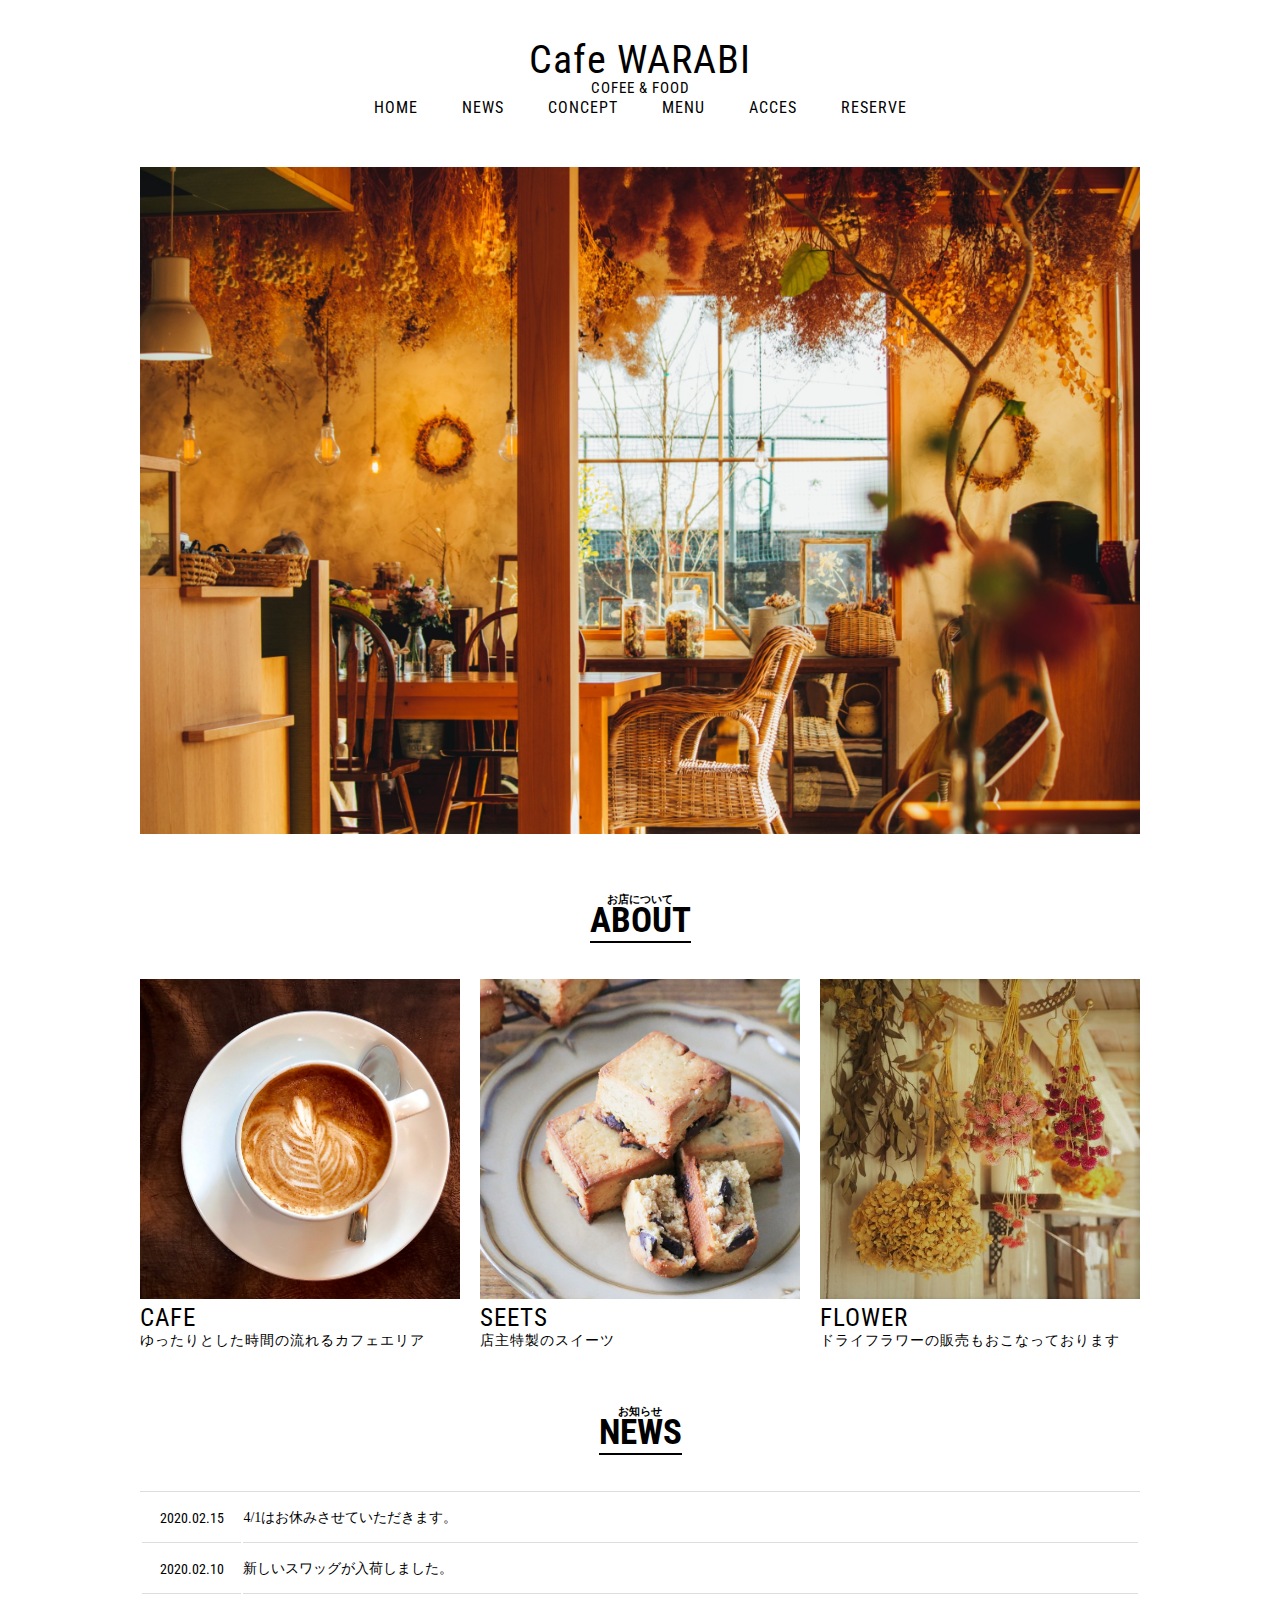
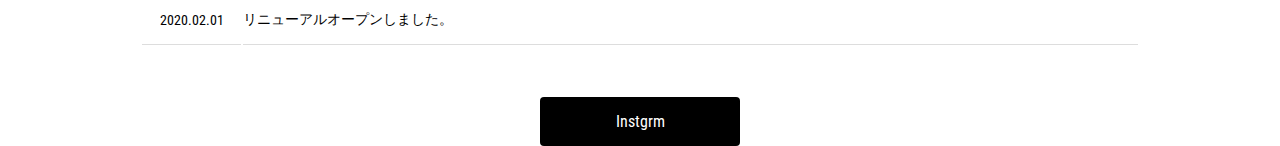
<file: CafeWARABI/index.html>
<!DOCTYPE html>
<html lang="ja" dir="ltr">
  <head>
    <meta charset="utf-8">
    <style>
      /*CSS RESET*/
      *{margin: 0; padding: 0;}
      img{border: 0;}
    </style>
    <title>Cafe WARABI - COFEE & FOOD</title>
    <meta name="discription" content="おしゃれなカフェのサイトです">
    <link rel="stylesheet" href="./CSS/style.css">
    <link rel="preconnect" href="https://fonts.googleapis.com">
    <link rel="preconnect" href="https://fonts.gstatic.com" crossorigin>
    <link href="https://fonts.googleapis.com/css2?family=Roboto+Condensed:ital@1&display=swap" rel="stylesheet">
  <body>
    <h1>
      Cafe WARABI<br>
       <span>COFEE & FOOD</span>
    </h1>

         <ul class="globalNavi">
           <li>HOME</li>
           <li>NEWS</li>
           <li>CONCEPT</li>
           <li>MENU</li>
           <li>ACCES</li>
           <li>RESERVE</li>
         </ul>
       <div class="mainimage">
       <img src="images/mm.jpg" alt="メイン画像">
       </div>

     <div class="abautsection">
    <h2 class="hstyle">お店について<br>
        <span>ABOUT</span></h2>
        <ul>
          <li>
           <img src="images/drink2.jpg" alt="カフェラテ">
           <h3>CAFE</h3>
           <p>ゆったりとした時間の流れるカフェエリア</p>
         </li>
         <li>
          <img src="images/sucoon.jpg" alt="スコーン" >
          <h3>SEETS</h3>
          <p>店主特製のスイーツ</p>
        </li>
        <li>
         <img src="images/fff.jpg" alt="ドライフラワー" >
         <h3>FLOWER</h3>
         <p>ドライフラワーの販売もおこなっております</p>
       </li>
        </ul>
      </div>

    <div class="newssection">
    <h2 class="hstyle">お知らせ<br>
      <span>NEWS</span></h2>
    <table>
      <tr>
        <th>2020.02.15</th>
        <td>4/1はお休みさせていただきます。</td>
      </tr>
      <tr>
        <th>2020.02.10</th>
        <td>新しいスワッグが入荷しました。</td>
      </tr>
      <tr>
        <th>2020.02.01</th>
        <td>リニューアルオープンしました。</td>
      </tr>
    </table>
    </div>

    <div class="INSTGRMBT">
      <a href="#">Instgrm</a>
    </div>
  </body>
</html>
</file>
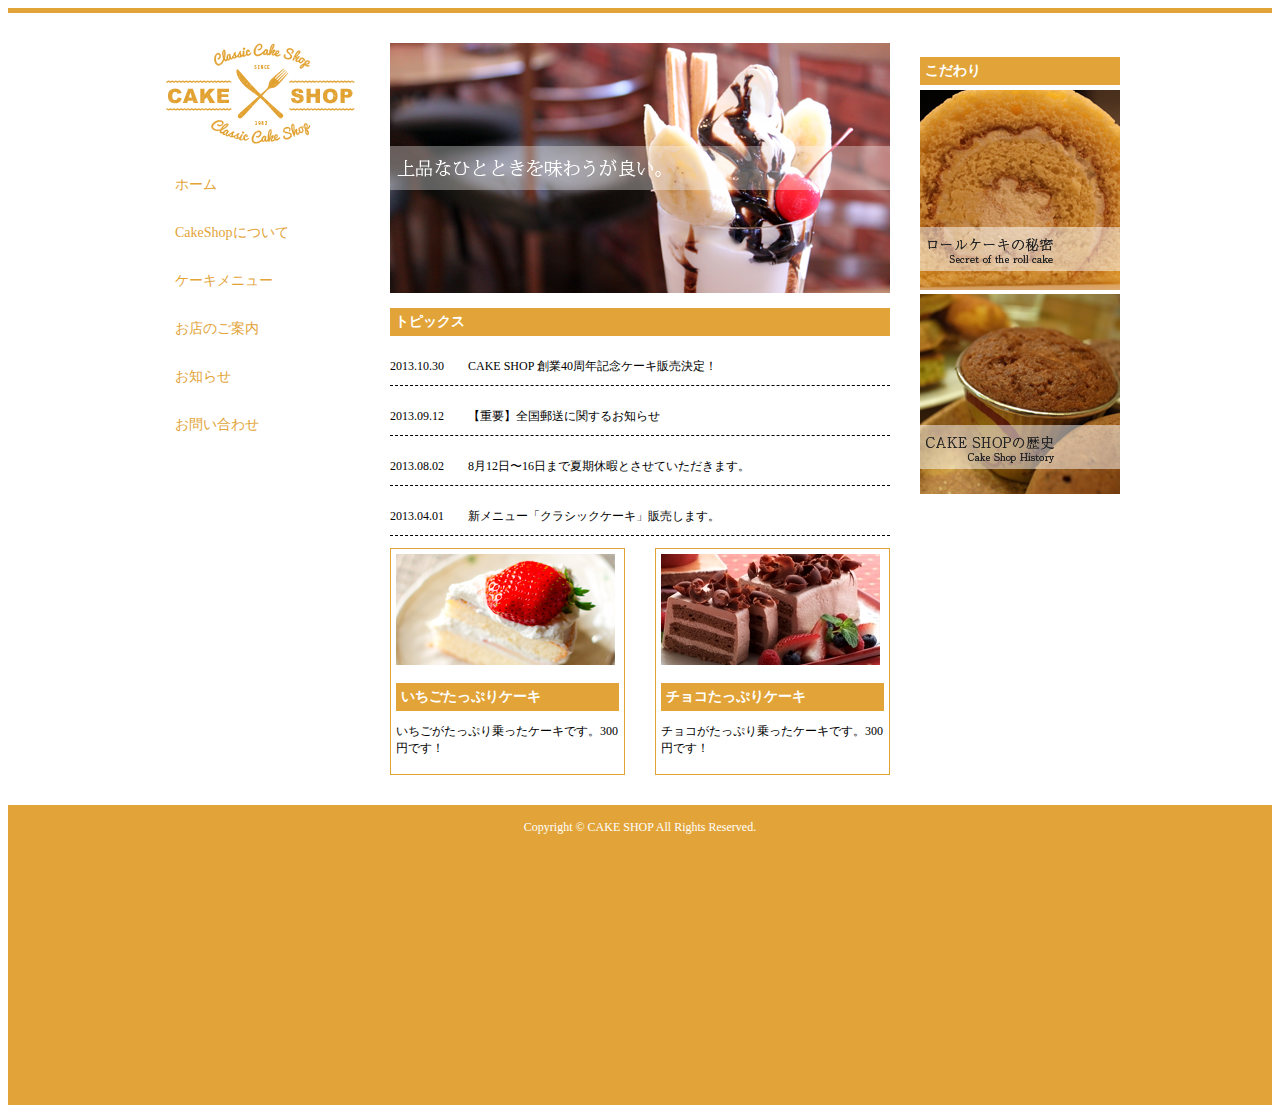
<file: CakeShop/index.html>
<!DOCTYPE html>
<html lang="ja" dir="ltr">
  <head>
    <meta charset="utf-8">
    <link rel="stylesheet" href="./CSS/style.css">
    <style>
      #prodact {
        width: 500px;
        height: auto;
        margin-top: 30px;
      }
    </style>

    <title></title>
  </head>
  <body>
<div id="header_top"></div>
 <div id="container">
    <div id="left">
      <div id="logo">
        <img src="images/logo (1).png" alt="ロゴ">
      </div>
      <ul id="navigation">
        <li><a href="#">ホーム</a></li>
        <li><a href="#">CakeShopについて</a></li>
        <li><a href="#">ケーキメニュー</a></li>
        <li><a href="#">お店のご案内</a></li>
        <li><a href="#">お知らせ</a></li>
        <li><a href="#">お問い合わせ</a></li>
      </ul>
    </div>
    <div id="center">
      <div id="mainVisual">
        <img src="images/mainvisual.png" alt="センター画像">
      </div>

      <div id="news">
        <h3>トピックス</h3>
        <p class="newsText">2013.10.30　　CAKE SHOP 創業40周年記念ケーキ販売決定！
        </p>
        <p class="newsText">2013.09.12　　【重要】全国郵送に関するお知らせ
        </p>
        <p class="newsText">2013.08.02　　8月12日〜16日まで夏期休暇とさせていただきます。
        </p>
        <p class="newsText">2013.04.01　　新メニュー「クラシックケーキ」販売します。
        </p>
      </div>

      <div id="product">
      			<div id="block1">
      				<img src="images/block_1.png">
      				<h3>いちごたっぷりケーキ</h3>
      				<p>いちごがたっぷり乗ったケーキです。300円です！</p>
      			</div>
      			<div id="block2">
      				<img src="images/block_2.png">
      				<h3>チョコたっぷりケーキ</h3>
      				<p>チョコがたっぷり乗ったケーキです。300円です！</p>
      			</div>
      </div>


</div>


    <div id="right">
        <h3>こだわり</h3>
        <section id="photo">
          <img src="images/event_1 (1).png" alt="ロールケーキ">
        </section>
        <section id="photo">
          <img src="images/event_2 (1).png" alt="ケーキ">
        </section>
    </div>

    <div class="Clear">
    </div>
 </div>

    <div id="footer_BG">
     <footer>Copyright © CAKE SHOP  All Rights Reserved.</footer>
    </div>
  </body>
</html>
</file>
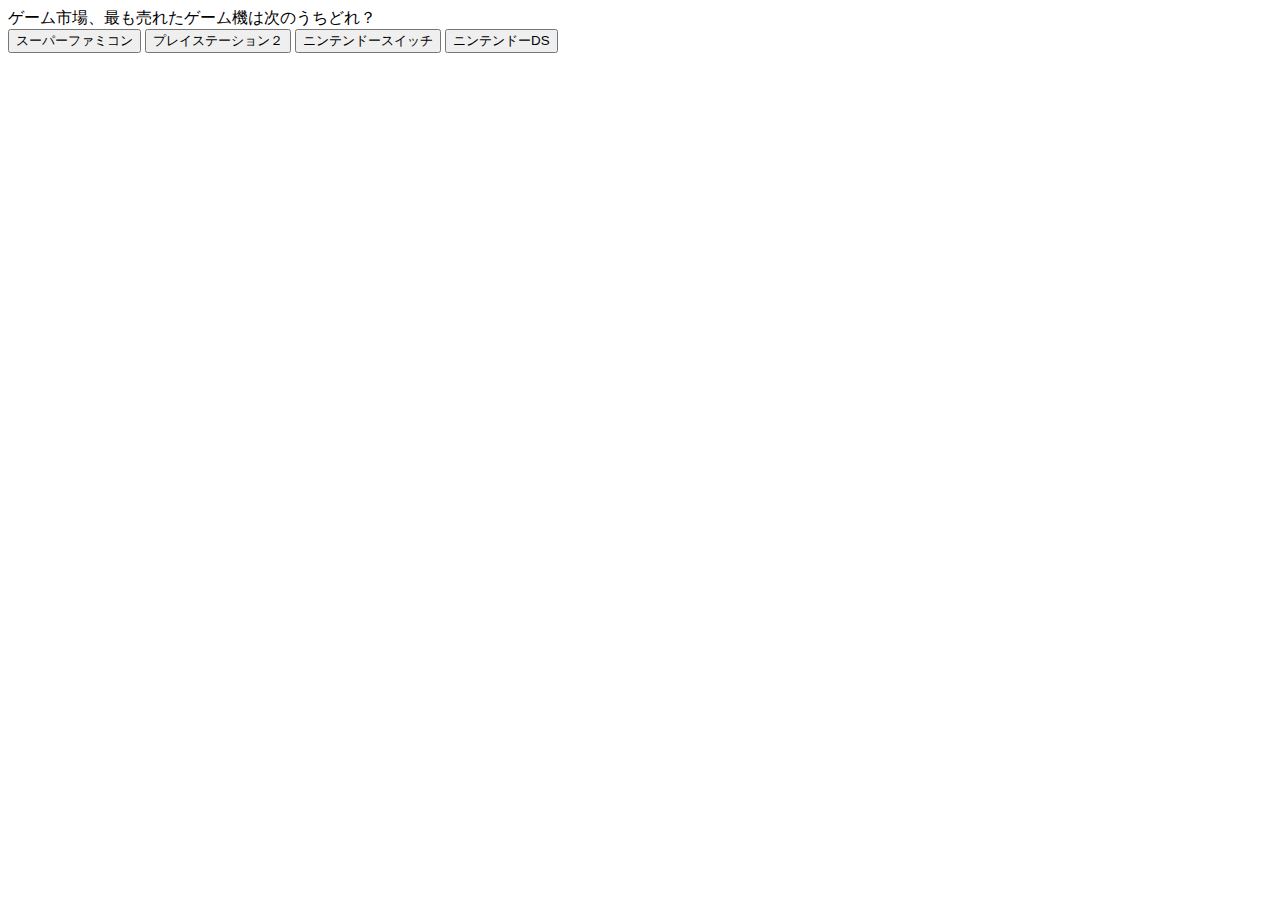
<file: JavaScriptの勉強/index.html>
<!doctype html>
<html class="no-js" lang="">

<head>
  <meta charset="utf-8">
  <title></title>
  <meta name="description" content="">
  <meta name="viewport" content="width=device-width, initial-scale=1">

  <meta property="og:title" content="">
  <meta property="og:type" content="">
  <meta property="og:url" content="">
  <meta property="og:image" content="">

  <link rel="manifest" href="site.webmanifest">
  <link rel="apple-touch-icon" href="icon.png">
  <!-- Place favicon.ico in the root directory -->

  <link href="https://cdn.jsdelivr.net/npm/bootstrap@5.0.2/dist/css/bootstrap.min.css" rel="stylesheet" integrity="sha384-EVSTQN3/azprG1Anm3QDgpJLIm9Nao0Yz1ztcQTwFspd3yD65VohhpuuCOmLASjC" crossorigin="anonymous">

  <meta name="theme-color" content="#fafafa">
</head>

<body>
<div class="container">
      <div id="js-question" class="mt-3 alert alert-primary" role="alert">
      A simple primary alert—check it out!
      </div>

    <div class="d-flex justify-content-center">
      <button type="button" class="btn btn-primary">Primary</button>
      <button type="button" class="ms-1 btn btn-primary">Primary</button>
      <button type="button" class="ms-1 btn btn-primary">Primary</button>
      <button type="button" class="ms-1 btn btn-primary">Primary</button>
    </div>
</div>
<script src="common.js"></script>

</body>

</html>
</file>
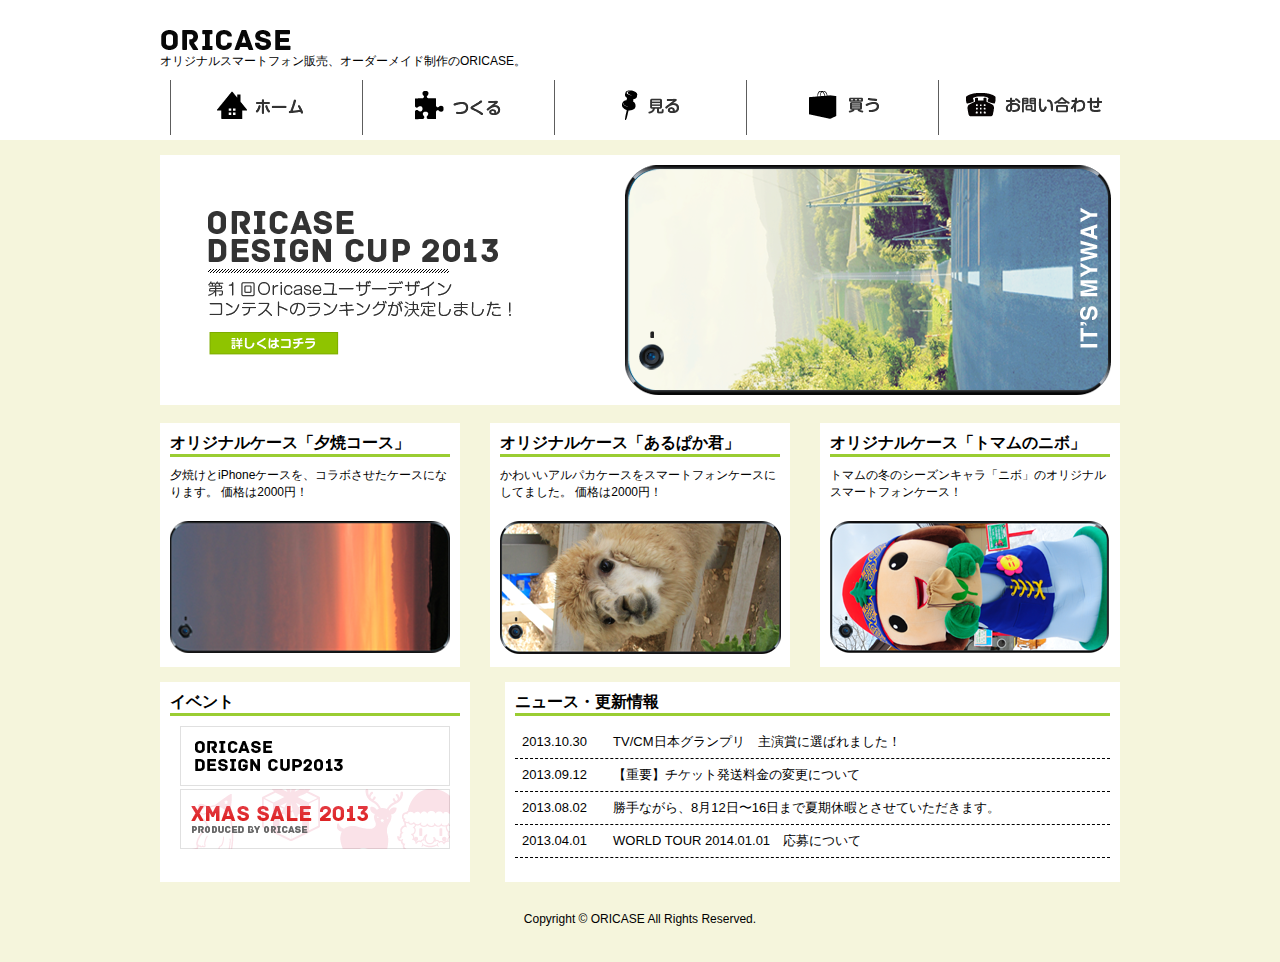
<file: SmartphoneCaseShop/index.html>
<!DOCTYPE html>
<html lang="ja" dir="ltr">
  <head>
    <meta charset="utf-8">
    <link rel="stylesheet" href="./CSS/style.css">
    <style>
      /*CSS RESET*/
      *{margin: 0; padding: 0;}
      img{border: 0;}
    </style>
    <title>スマホケース販売サイト「Oricase」</title>
  </head>
  <body>
    <header>
      <div id="container">
        <div id="logo">
          <img src="images/lesson5_img/logo.png" alt="ロゴ">
        </div>
        <p>オリジナルスマートフォン販売、オーダーメイド制作のORICASE。</p>

        <ul id="navigation">
          <li>
            <img src="images/lesson5_img/nav_home.png"alt="ホーム" >
          </li>
          <li>
            <img src="images/lesson5_img/nav_make.png" alt="つくる">
          </li>
          <li>
            <img src="images/lesson5_img/nav_see.png" alt="見る">
          </li>
          <li>
            <img src="images/lesson5_img/nav_buy.png" alt="買う">
          </li>
          <li>
            <img src="images/lesson5_img/nav_contact.png" alt="お問い合わせ">
          </li>
        </ul>
      </div>
    </header>

    <div id="mainvisual">
      <img src="images/lesson5_img/mainvisual.png" alt="メイン画像" >
    </div>
    <div id="product">
        <div id="block1">
          <h3>オリジナルケース「夕焼コース」</h3>
          <p>夕焼けとiPhoneケースを、コラボさせたケースになります。
          価格は2000円！</p>
          <img src="images/lesson5_img/smp_1.png"alt="夕焼コース">
        </div>
        <div id="block2">
          <h3>オリジナルケース「あるぱか君」</h3>
          <p>かわいいアルパカケースをスマートフォンケースにしてました。
          価格は2000円！</p>
          <img src="images/lesson5_img/smp_2.png"　alt="オリジナルケース「あるぱか」">
        </div>
        <div id="block1">
          <h3>オリジナルケース「トマムのニボ」</h3>
          <p>トマムの冬のシーズンキャラ「ニボ」のオリジナルスマートフォンケース！</p>
          <img src="images/lesson5_img/smp_3.png"　alt="オリジナルケース「トマムの二ボ」">
        </div>
    </div>
    <div class="clear"></div>

    <div id="main">
        <div id="event">
         <h3>イベント</h3>
          <section class="photo">
            <a href="#"><img src="images/lesson5_img/event_1.png" alt="イベント"></a>
          </section>
          <section class="photo">
            <a href="#"><img src="images/lesson5_img/event_2.png" alt="イベント"></a>
          </section>
        </div>
        <div id="news">
    			<h3>ニュース・更新情報</h3>
      		<p class="newsText">2013.10.30　　TV/CM日本グランプリ　主演賞に選ばれました！</p>
      		<p class="newsText">2013.09.12　　【重要】チケット発送料金の変更について</p>
      		<p class="newsText">2013.08.02　　勝手ながら、8月12日〜16日まで夏期休暇とさせていただきます。</p>
      		<p class="newsText">2013.04.01　　WORLD TOUR 2014.01.01　応募について</p>
			 </div>
    </div>

      <footer>
        Copyright © ORICASE  All Rights Reserved.
      </footer>

  </body>
</html>
</file>
<file: CafeWARABI/CSS/style.css>
body{
  padding-top: 50px;
}

h1 {
  text-align: center;
  font-family：'Oswald'、sans-serif;
  font-size: 40px;
  font-family: 'Roboto Condensed', sans-serif;
  font-weight: normal;
  letter-spacing: 1px;
  line-height: 0.5em;
}

h1 span {
  font-size: 15px;
}

.globalNavi {
  text-align:center;
  margin-bottom:50px;
}

.globalNavi li {
   display: inline-block;
   margin-right: 40px;
   font-family: 'Roboto Condensed', sans-serif;
   font-size: 16px;
   letter-spacing: 1px
}
.globalNavi li:last-child{
  margin-right: 0;
}

.mainimage {
  width: 1000px;
  margin-right: auto;
  margin-left: auto;
  margin-bottom: 50px;

}

.mainimage img {
  width: 100%;
  height: auto;
}

.abautsection ,
.newssection {
  width: 1000px;
  margin-right: auto;
  margin-left: auto;
  margin-bottom: 50px;
}

.hstyle {
  text-align: center;
  font-size: 11px;
  margin-bottom: 40px;
  line-height: 2em;
}

.hstyle span {
  font-size: 35px;
  font-family: 'Roboto Condensed', sans-serif;
  border-bottom: 2px solid #000000;
}

.abautsection ul {
  overflow: hidden;
  padding: 0;
}

.abautsection li {
  float: left;
  list-style: none;
  width: 32%;
  margin-right: 2%;
}

.abautsection li:last-child{
  margin-right: 0;
  }

.abautsection li img {
  width: 100%;
  height: auto;
}

.abautsection h3 {
  font-size: 25px;
  font-family: 'Roboto Condensed', sans-serif;
  font-weight: normal;
  margin: 0;
  letter-spacing: 1px;
}

.abautsection p {
  font-size: 14px;
  margin: 0;
  letter-spacing: 1px;
}

.newssection table {
  width: 100%;
  border-top: 1px solid #dddddd;
}

.newssection th{
  font-family: 'Roboto Condensed', sans-serif;
  font-weight: normal;
  font-size: 14px;
  border-bottom: 1px solid #dddddd;
  padding-bottom: 15px;
  padding-top: 15px;
  width: 10%;
}

.newssection td {
  font-size: 14px;
  border-bottom: 1px solid #dddddd;
  padding-bottom: 15px;
  padding-top: 15px;
  width: 90%;

}

.INSTGRMBT {
  width: 200px;
  margin-right: auto;
  margin-left: auto;
}

.INSTGRMBT a{
  background: #000000;
  color: #ffffff;
  display: block;
  text-align: center;
  padding-top: 15px;
  padding-bottom: 15px;
  text-decoration: none;
  border-radius: 4px;
  font-family: 'Roboto Condensed', sans-serif;
  font-weight: normal;
}
</file>
<file: CakeShop/CSS/style.css>
body {
  font-family: serif;
  font-size: 12px;
  background: #fff;
}

#header_top {
  width: 100%;
  height: 5px;
  background:  #e2a438;
}

#container {
  width: 960px;
  height: auto;
  margin: 30px auto;
}

#left {
  width: 200px;
  height: auto;
  float: left;
}

#logo {
  width: 200px;
  height: 103px;
}

ul#navigation {
  width: 185px;
  height: auto;
  color: #e2a438;
  padding-left: 15px;
}

ul#navigation li {
  margin-top: 30px;
  font-size: 14px;
  list-style: none;
}

.Clear {
  clear: both;
}

a:link {
  text-decoration: none;
  color: #e2a438;
}

a:hover {
  text-decoration: none;
  color: #ffd284;
}


#center {
  width: 500px;
  height: auto;
  float: left;
  margin-left: 30px;
}

#mainVisual {
  width: 500px;
  height: 250px;
}

#news {
  width: 500px;
  height: auto;
  margin-top: 15px;
}

#block1 {
  width: 223px;
  height: auto;
  padding: 5px;
  border: 1px solid #e2a438;
  float: left;
}

#block2 {
  width: 223px;
  height: auto;
  padding: 5px;
  margin-left: 30px;
  border: 1px solid #e2a438;
  float: left;
}

h3 {
  color: #fff;
  font-size: 14px;
  background: #e2a438;
  width: auto;
  padding: 5px;
  margin-bottom: 5px;
}

p.newsText {
  font-size: 12px;
  border-bottom: 1px dashed #000;
  padding: 10px 0;
}

#right {
  width: 200px;
  height: auto;
  margin-left: 30px;
  float: left;
}

#footer_BG {
  width: 100%;
  height: 300px;
  background: #e2a438
}

footer {
  color: #fff;
  font-size: 12px;
  text-align: center;
  padding-top: 15px;
}
</file>
<file: SmartphoneCaseShop/CSS/style.css>
body {
  font-family: sans-serif;
  font-size: 12px;
  background: #f5f5dc
}

#container {
  width: 960px;
  height: auto;
  margin: 0 auto;
}

header {
    width: 100%;
    padding-top: 30px;
    background: #ffffff
}

ul#navigation {
  width: 960px;
  height: 50px;
  padding: 10px;
  margin-bottom: 15px;
}

ul#navigation li {
  width: 191px;
  height: 35px;
  padding-bottom: 20px;
  float: left;
  text-align: center;
  border-left: 1px solid #5d5d5d;
  list-style: none;
}


#mainvisual,
#product {
  width: 960px;
  margin-right: auto;
  margin-left: auto;
  margin-bottom: 15px;
}

#product p {
  margin-bottom: 20px;
}

#block1 {
  width: 280px;
  height: auto;
  padding: 10px;
  background: #ffffff;
  float: left;
}

#block2 {
  width: 280px;
  height: auto;
  padding: 10px;
  margin: 0 30px;
  background: #ffffff;
  float: left;
}

.clear {
  clear: both;
}

#main {
  width: 960px;
  height: 200px;
  margin-right: auto;
  margin-left: auto;
  margin-top: 15px;
}

h3 {
  font-size: 16px;
  color: #000;
  border-bottom: 3px solid #9acd32;
  margin-bottom: 10px;
}

#event {
  background: #ffffff;
  width: 290px;
  height: 180px;
  padding: 10px;
  float: left;
}

.photo {
  text-align: center;

}
a:link {
  text-decoration: none;
}

a:hover {
  text-decoration: none;
}

#news {
  background:  #ffffff;
  width: 595px;
  height: 180px;
  padding: 10px;
  float: right;
}

p.newsText {
  font-size: 13px;
  padding: 7px;
  border-bottom: 1px dashed #000;
}

footer {
  width: 100%;
  height: 50px;
  font-size: 12px;
  text-align: center;
  margin-top: 30px;
}
</file>
